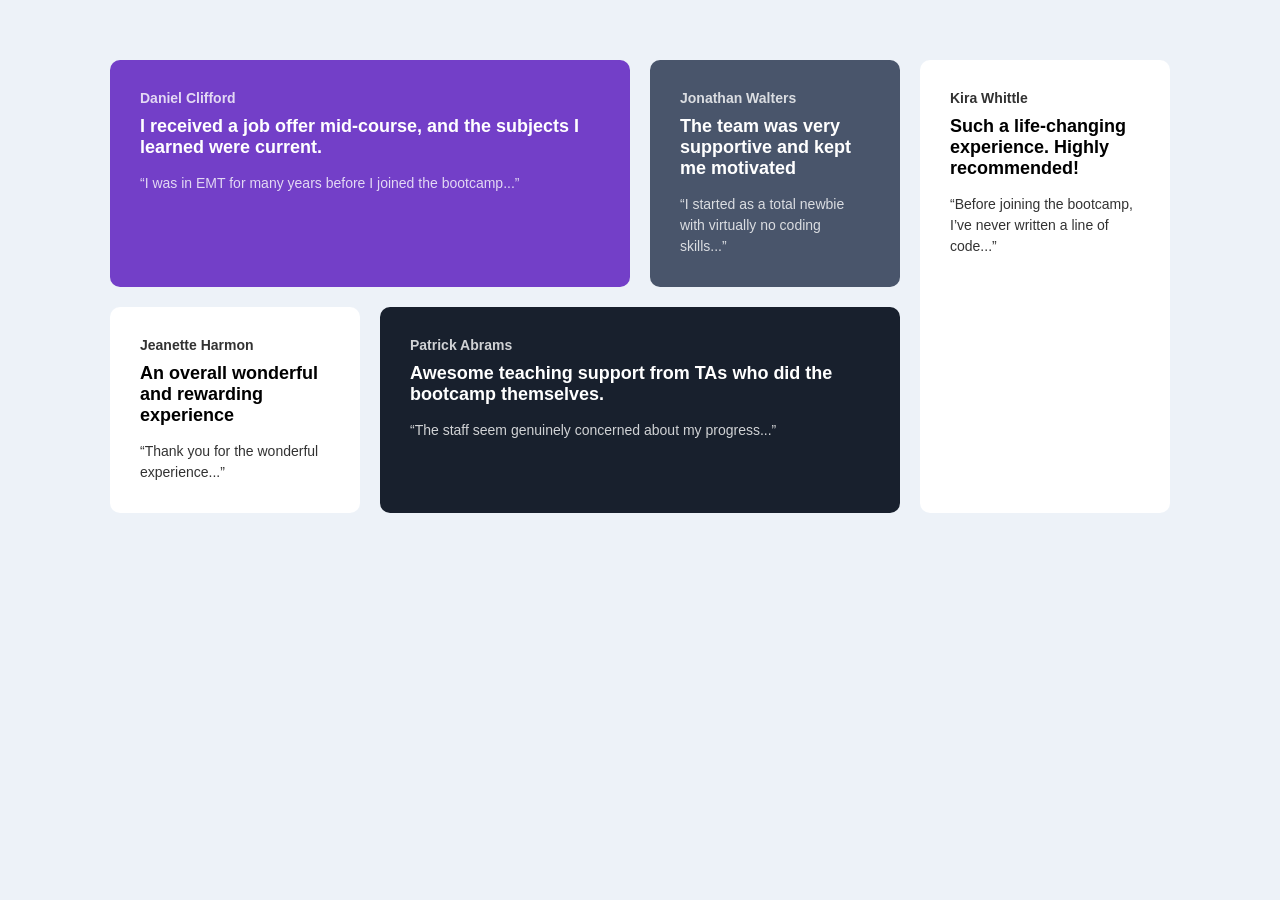
<file: Week-6 Assignments/assignment-5/index.html>
<!DOCTYPE html>
<html lang="en">
<head>
    <meta charset="UTF-8">
    <title> Grid example</title>
    <link rel="stylesheet" href="style.css">
</head>
<body>

<div class="parent">

    
    <div class="child1">
        <h4>Daniel Clifford</h4>
        <h2>
            I received a job offer mid-course, and the subjects I learned were current.
        </h2>
        <p>
            “I was in EMT for many years before I joined the bootcamp...”
        </p>
    </div>

    
    <div class="child2">
        <h4>Jonathan Walters</h4>
        <h2>The team was very supportive and kept me motivated</h2>
        <p>“I started as a total newbie with virtually no coding skills...”</p>
    </div>

    
    <div class="child3">
        <h4>Kira Whittle</h4>
        <h2>Such a life-changing experience. Highly recommended!</h2>
        <p>
            “Before joining the bootcamp, I’ve never written a line of code...”
        </p>
    </div>

    
    <div class="child4">
        <h4>Jeanette Harmon</h4>
        <h2>An overall wonderful and rewarding experience</h2>
        <p>“Thank you for the wonderful experience...”</p>
    </div>

    
    <div class="child5">
        <h4>Patrick Abrams</h4>
        <h2>
            Awesome teaching support from TAs who did the bootcamp themselves.
        </h2>
        <p>
            “The staff seem genuinely concerned about my progress...”
        </p>
    </div>

</div>

</body>
</html>
</file>
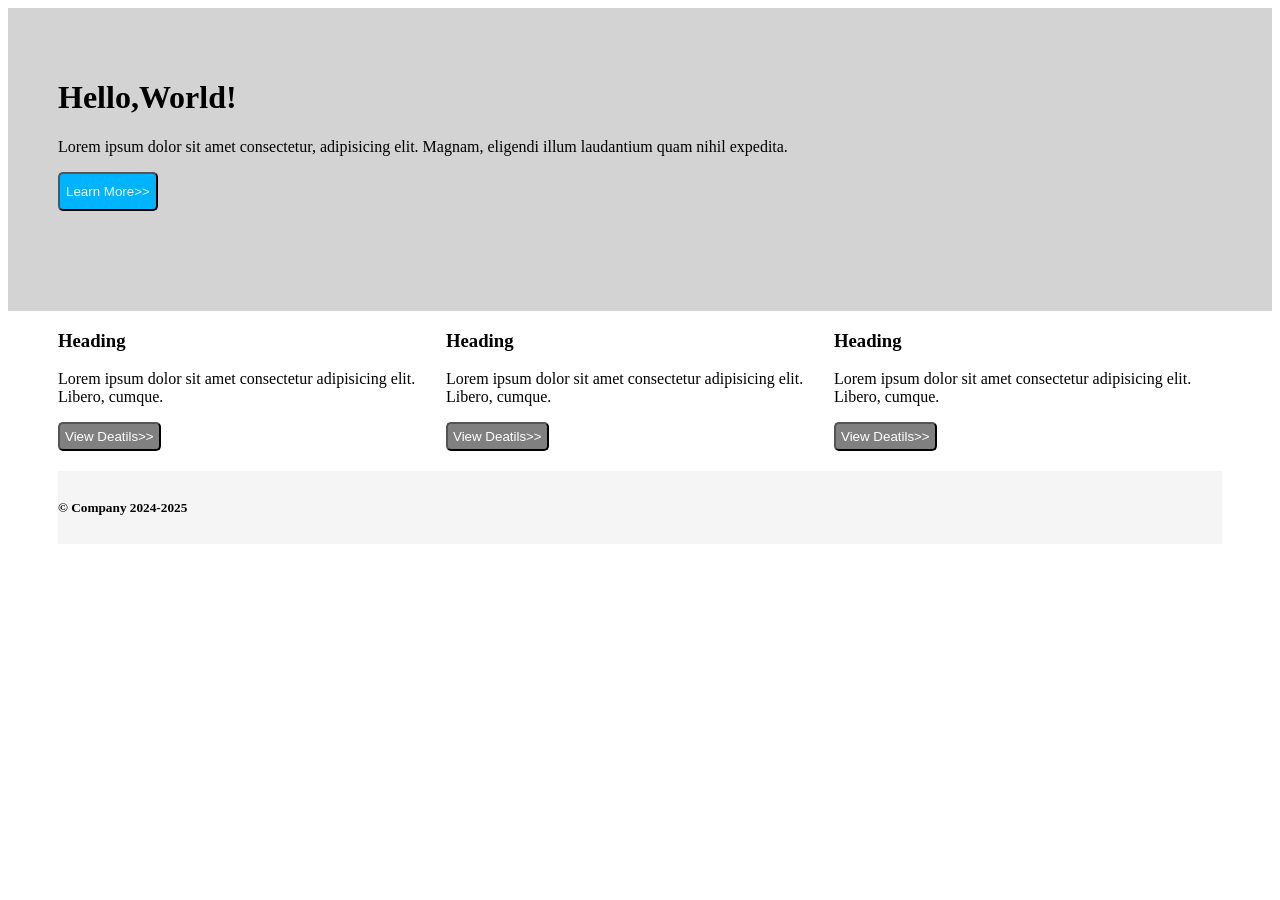
<file: Week-6 Assignments/assignment-1/sample.html>
<!DOCTYPE html>
<html lang="en">
<head>
    <meta charset="UTF-8">
    <meta name="viewport" content="width=device-width, initial-scale=1.0">
    <title>My Web Page</title>
    <link rel="stylesheet" href="./style.css">
</head>
<body>
    <div class="introduction">
        <h1>Hello,World!</h1>
        <p>Lorem ipsum dolor sit amet consectetur, adipisicing elit. Magnam, eligendi illum laudantium quam nihil expedita.</p>
        <button>Learn More>></button>
    </div>
    <div class="row">
        <section class="card">
            <h3>Heading</h3>
            <p>Lorem ipsum dolor sit amet consectetur adipisicing elit. Libero, cumque.</p>
            <button>View Deatils>></button>
        </section>
        <section class="card">
            <h3>Heading</h3>
            <p>Lorem ipsum dolor sit amet consectetur adipisicing elit. Libero, cumque.</p>
            <button>View Deatils>></button>
        </section>
        <section class="card">
            <h3>Heading</h3>
            <p>Lorem ipsum dolor sit amet consectetur adipisicing elit. Libero, cumque.</p>
            <button>View Deatils>></button>
        </section>
    </div>
    <footer>
        <h5>© Company 2024-2025</h5>
    </footer>
    
</body>
</html>
</file>
<file: Week-6 Assignments/assignment-5/style.css>
*{
    margin:0;
    padding:0;
    box-sizing:border-box;
    font-family: Arial, Helvetica, sans-serif;
}

body{
    background:#edf2f8;
}

.parent{
    width:100%;
    max-width:1100px;
    margin:60px auto;
    padding: 0 20px;
    display:grid;
    grid-template-columns: repeat(4, 1fr);
    gap:20px;
}

.child1{
    grid-column:1/3;
    grid-row:1/2;
    background:#733fc8;
    color:white;
    padding:30px;
    border-radius:10px;
}


.child2{
    grid-column:3/4;
    grid-row:1/2;
    background:#49556b;
    color:white;
    padding:30px;
    border-radius:10px;
}


.child3{
    grid-column:4/5;
    grid-row:1/3;
    background:white;
    padding:30px;
    border-radius:10px;
}


.child4{
    grid-column:1/2;
    grid-row:2/3;
    background:white;
    padding:30px;
    border-radius:10px;
}


.child5{
    grid-column:2/4;
    grid-row:2/3;
    background:#18202d;
    color:white;
    padding:30px;
    border-radius:10px;
}


h4{
    font-size:14px;
    margin-bottom:10px;
    opacity:0.8;
}

h2{
    font-size:18px;
    margin-bottom:15px;
}

p{
    font-size:14px;
    line-height:1.5;
    opacity:0.8;
}
/* Desktop layout */
.child1{ grid-column: span 2; }
.child2{ grid-column: span 1; }
.child3{ grid-column: span 1; grid-row: span 2; }
.child4{ grid-column: span 1; }
.child5{ grid-column: span 2; }


@media (max-width: 1024px){
    .parent{
        grid-template-columns: repeat(2, 1fr);
    }

    .child1,
    .child5{
        grid-column: span 2;
    }

    .child3{
        grid-column: span 1;
        grid-row: span 1;
    }
}


@media (max-width: 600px){
    .parent{
        grid-template-columns: 1fr;
    }

    .parent > div{
        grid-column: span 1;
        grid-row: span 1;
    }
}
</file>
<file: Week-6 Assignments/assignment-1/style.css>
.introduction{
    /* margin-top: 100px;
    margin-left: 50px;
    margin-bottom: 100px; */
    padding:50px 50px 100px 50px;
    background-color: lightgray;

}
.introduction button{
    background-color: rgb(0, 179, 255);
    color: aliceblue;
    border-radius: 5px;
    padding-top:10px;
    padding-bottom: 10px;
}
.row{
    margin-left: 50px;
    margin-right: 50px;
    display: flex;
    justify-content: space-around;
    margin-bottom: 20px;
}
.card button{
    background-color:gray;
    color:white;
    border-radius: 5px;
    padding:5px;
}
footer{
    /* padding-left: 50px; */
    padding-top: 5px;
    padding-bottom: 5px;
    margin-left: 50px;
    margin-right: 50px;
    background-color:whitesmoke;
}
footer h5{
    padding-top: 2px;
}


@media screen and (max-width: 900px) {
    .introduction {
        padding: 40px 30px 60px 30px; 
    }
    .row {
        margin-left: 20px;
        margin-right: 20px;
        flex-wrap: wrap; 
    .card {
        flex-basis: 45%;
        margin-bottom: 20px;
    }
}
}


@media screen and (max-width: 600px) {
    .introduction {
        padding: 30px 20px;
        text-align: center; 
    }
    .row {
        flex-direction: column; 
        align-items: center;
        margin-left: 15px;
        margin-right: 15px;
    }
    .card {
        flex-basis: 100%; 
        text-align: center;
        margin-bottom: 30px;
        border-bottom: 1px solid #ddd; 
        padding-bottom: 20px;
    }
    footer {
        margin-left: 15px;
        margin-right: 15px;
        text-align: center;
    }
}
</file>
